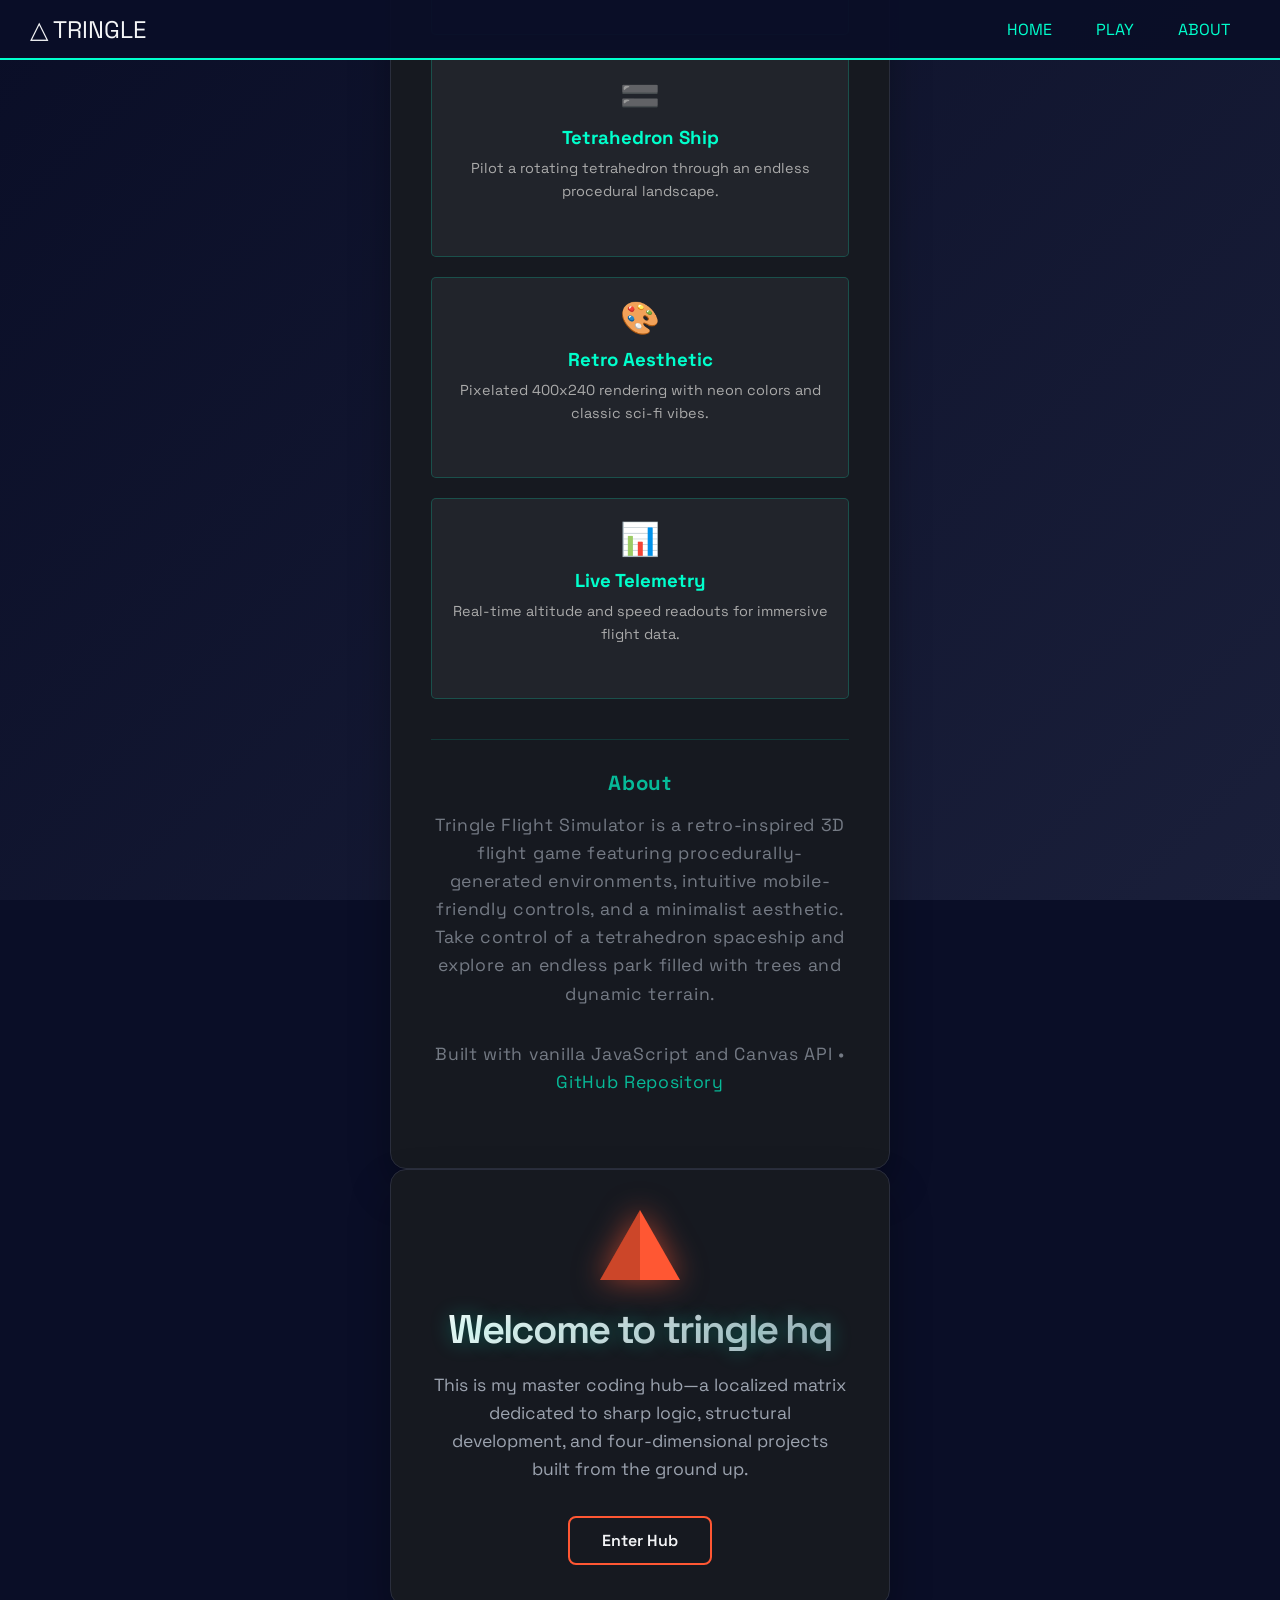
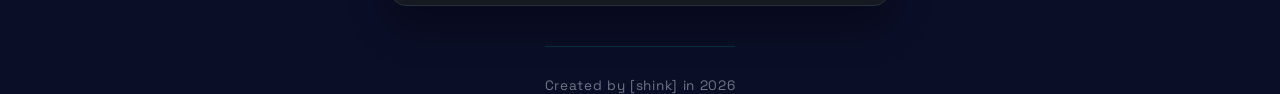
<file: index.html>
<!DOCTYPE html>
<html lang="en">
<head>
    <meta charset="UTF-8">
    <meta name="viewport" content="width=device-width, initial-scale=1.0">
    <title>Tringle Flight Simulator | Retro 3D Flight Game</title>
    <link rel="stylesheet" href="css/style.css">
</head>
<body class="landing">
    <nav>
        <div class="logo">△ TRINGLE</div>
        <div>
            <a href="#home">HOME</a>
            <a href="pages/game.html">PLAY</a>
            <a href="#about">ABOUT</a>
        </div>
    </nav>

    <div class="container">
        <div class="logo">🛸</div>
        <h1>TRINGLE FLIGHT SIMULATOR</h1>
        <p class="subtitle">
            Experience retro 3D flight through a procedurally-generated park.<br>
            Control your tetrahedron ship with intuitive controls and chase the horizon.
        </p>

        <div>
            <a href="pages/game.html" class="cta-button">LAUNCH SIMULATOR</a>
            <a href="#about" class="cta-button secondary">LEARN MORE</a>
        </div>

        <div class="features">
            <div class="feature">
                <div class="feature-icon">🎮</div>
                <h3>Intuitive Controls</h3>
                <p>Joystick for steering, throttle slider for speed. Works on mobile and desktop.</p>
            </div>
            <div class="feature">
                <div class="feature-icon">🟰</div>
                <h3>Tetrahedron Ship</h3>
                <p>Pilot a rotating tetrahedron through an endless procedural landscape.</p>
            </div>
            <div class="feature">
                <div class="feature-icon">🎨</div>
                <h3>Retro Aesthetic</h3>
                <p>Pixelated 400x240 rendering with neon colors and classic sci-fi vibes.</p>
            </div>
            <div class="feature">
                <div class="feature-icon">📊</div>
                <h3>Live Telemetry</h3>
                <p>Real-time altitude and speed readouts for immersive flight data.</p>
            </div>
        </div>

        <footer id="about">
            <h2 style="margin-bottom: 15px; color: #00ffcc;">About</h2>
            <p>
                Tringle Flight Simulator is a retro-inspired 3D flight game featuring procedurally-generated environments,
                intuitive mobile-friendly controls, and a minimalist aesthetic. Take control of a tetrahedron spaceship
                and explore an endless park filled with trees and dynamic terrain.
            </p>
            <p style="margin-top: 15px;">
                Built with vanilla JavaScript and Canvas API • <a href="https://github.com/shinkassasink-stack/Tringle-flight-sim" target="_blank">GitHub Repository</a>
            </p>
        </footer>
    </div>
</body>
</html><!DOCTYPE html>
<html lang="en">
<head>
    <meta charset="UTF-8">
    <meta name="viewport" content="width=device-width, initial-scale=1.0">
    <title>tringle hq</title>
    <link rel="preconnect" href="https://fonts.googleapis.com">
    <link rel="preconnect" href="https://fonts.gstatic.com" crossorigin>
    <link href="https://fonts.googleapis.com/css2?family=Space+Grotesk:wght@400;600&display=swap" rel="stylesheet">
    
    <style>
        :root {
            --bg-color: #0d0e12;
            --container-bg: #161920;
            --accent-color: #ff5733; /* Neon/Geometric orange */
            --text-main: #f3f4f6;
            --text-muted: #9ca3af;
            --border-color: #2a2e3d;
        }

        * {
            box-sizing: border-box;
            margin: 0;
            padding: 0;
        }

        body {
            background-color: var(--bg-color);
            color: var(--text-main);
            font-family: 'Space Grotesk', sans-serif;
            display: flex;
            flex-direction: column;
            min-height: 100vh;
            justify-content: center;
            align-items: center;
            padding: 20px;
            overflow-x: hidden;
            position: relative;
        }

        /* Subtle geometric background accent */
        body::before {
            content: "";
            position: absolute;
            width: 300px;
            height: 300px;
            background: radial-gradient(circle, rgba(255, 87, 51, 0.15) 0%, rgba(0,0,0,0) 70%);
            top: 15%;
            left: 20%;
            z-index: -1;
        }

        .container {
            background-color: var(--container-bg);
            border: 1px solid var(--border-color);
            border-radius: 16px;
            padding: 40px;
            max-width: 500px;
            width: 100%;
            text-align: center;
            box-shadow: 0 20px 40px rgba(0, 0, 0, 0.3);
            backdrop-filter: blur(10px);
            transition: transform 0.3s ease, box-shadow 0.3s ease;
        }

        .container:hover {
            transform: translateY(-5px);
            box-shadow: 0 25px 50px rgba(255, 87, 51, 0.1);
            border-color: rgba(255, 87, 51, 0.3);
        }

        /* Tetrahedron Visual Element */
        .tetrahedron-icon {
            width: 0;
            height: 0;
            border-left: 40px solid transparent;
            border-right: 40px solid transparent;
            border-bottom: 70px solid var(--accent-color);
            margin: 0 auto 24px auto;
            filter: drop-shadow(0 0 15px rgba(255, 87, 51, 0.6));
            position: relative;
        }
        
        /* Simulating 3D facet of a tetrahedron */
        .tetrahedron-icon::after {
            content: "";
            position: absolute;
            top: 0;
            left: -40px;
            width: 0;
            height: 0;
            border-left: 40px solid transparent;
            border-right: 0px solid transparent;
            border-bottom: 70px solid rgba(0, 0, 0, 0.2);
        }

        h1 {
            font-size: 2.5rem;
            font-weight: 600;
            margin-bottom: 16px;
            letter-spacing: -0.05em;
            background: linear-gradient(135deg, #ffffff 0%, var(--text-muted) 100%);
            -webkit-background-clip: text;
            -webkit-text-fill-color: transparent;
        }

        p {
            color: var(--text-muted);
            font-size: 1.1rem;
            line-height: 1.6;
            margin-bottom: 32px;
        }

        .btn {
            display: inline-block;
            background-color: transparent;
            color: var(--text-main);
            border: 2px solid var(--accent-color);
            padding: 12px 32px;
            border-radius: 8px;
            font-weight: 600;
            text-decoration: none;
            transition: all 0.2s ease;
            cursor: pointer;
        }

        .btn:hover {
            background-color: var(--accent-color);
            box-shadow: 0 0 20px rgba(255, 87, 51, 0.4);
        }

        footer {
            margin-top: 40px;
            color: var(--text-muted);
            font-size: 0.85rem;
            letter-spacing: 0.05em;
            opacity: 0.7;
        }
    </style>
</head>
<body>

    <main class="container">
        <div class="tetrahedron-icon"></div>
        
        <h1>Welcome to tringle hq</h1>
        <p>This is my master coding hub—a localized matrix dedicated to sharp logic, structural development, and four-dimensional projects built from the ground up.</p>
        
        <a href="#" class="btn">Enter Hub</a>
    </main>

    <footer>
        Created by [shink] in 2026
    </footer>

</body>
</html>
</file>
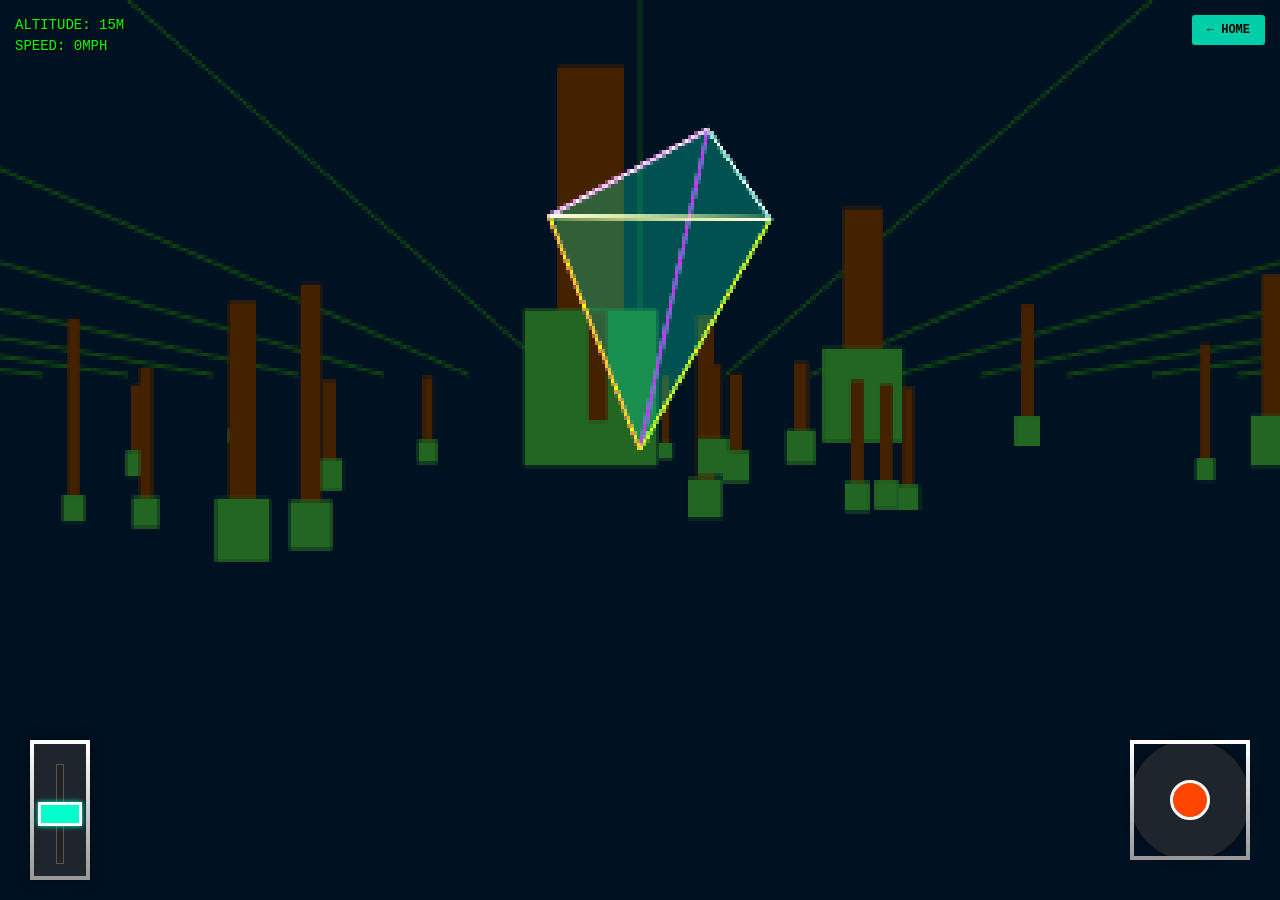
<file: pages/game.html>
<!DOCTYPE html>
<html lang="en">
<head>
    <meta charset="UTF-8">
    <meta name="viewport" content="width=device-width, initial-scale=1.0, maximum-scale=1.0, user-scalable=no">
    <title>Tringle Flight Simulator - Game</title>
    <style>
        * {
            box-sizing: border-box;
            margin: 0;
            padding: 0;
            user-select: none;
            -webkit-user-select: none;
        }
        body, html {
            width: 100%;
            height: 100%;
            overflow: hidden;
            background-color: #111;
            font-family: 'Courier New', Courier, monospace;
        }
        #gameCanvas {
            display: block;
            width: 100vw;
            height: 100vh;
            image-rendering: pixelated;
            image-rendering: crisp-edges;
        }
        /* UI Overlay */
        #ui-container {
            position: absolute;
            bottom: 20px;
            width: 100%;
            display: flex;
            justify-content: space-between;
            padding: 0 30px;
            pointer-events: none;
        }
        .control-zone {
            pointer-events: auto;
            background: rgba(0, 0, 0, 0.4);
            border: 4px solid #fff;
            border-image: -webkit-linear-gradient(top, #fff, #999) 1;
            box-shadow: 0 0 10px rgba(0,0,0,0.5);
        }
        /* Joystick Styles */
        #joystick-boundary {
            width: 120px;
            height: 120px;
            border-radius: 50%;
            position: relative;
            display: flex;
            justify-content: center;
            align-items: center;
            background: rgba(50, 50, 50, 0.6);
        }
        #joystick-stick {
            width: 40px;
            height: 40px;
            background: #ff4500;
            border: 3px solid #fff;
            border-radius: 50%;
            position: absolute;
            cursor: pointer;
        }
        /* Throttle Styles */
        #throttle-container {
            width: 60px;
            height: 140px;
            position: relative;
            background: rgba(50, 50, 50, 0.6);
            display: flex;
            flex-direction: column;
            align-items: center;
            justify-content: space-between;
            padding: 10px 0;
        }
        #throttle-track {
            position: absolute;
            width: 8px;
            height: 100px;
            background: #222;
            border: 1px solid #555;
            top: 20px;
        }
        #throttle-knob {
            position: absolute;
            width: 44px;
            height: 24px;
            background: #00ffcc;
            border: 3px solid #fff;
            top: 58px; /* Centered initially */
            cursor: pointer;
            box-shadow: 0 0 5px #00ffcc;
        }
        #telemetry {
            position: absolute;
            top: 15px;
            left: 15px;
            color: #00ff00;
            font-size: 14px;
            text-shadow: 2px 2px #000;
            line-height: 1.5;
            pointer-events: none;
        }
        #home-button {
            position: absolute;
            top: 15px;
            right: 15px;
            background: rgba(0, 255, 204, 0.8);
            color: #000;
            border: none;
            padding: 8px 15px;
            border-radius: 3px;
            cursor: pointer;
            font-family: 'Courier New', Courier, monospace;
            font-weight: bold;
            font-size: 12px;
            transition: all 0.3s ease;
        }
        #home-button:hover {
            background: rgba(0, 255, 204, 1);
            transform: scale(1.05);
        }
    </style>
</head>
<body>

    <canvas id="gameCanvas"></canvas>

    <button id="home-button" onclick="window.location.href='../index.html'">← HOME</button>

    <div id="telemetry">
        ALTITUDE: <span id="alt-val">0</span>M<br>
        SPEED: <span id="spd-val">0</span>MPH
    </div>

    <div id="ui-container">
        <div id="throttle-container" class="control-zone">
            <div id="throttle-track"></div>
            <div id="throttle-knob"></div>
        </div>

        <div id="joystick-boundary" class="control-zone">
            <div id="joystick-stick"></div>
        </div>
    </div>

    <script>
        const canvas = document.getElementById('gameCanvas');
        const ctx = canvas.getContext('2d');

        // Telemetry elements
        const altVal = document.getElementById('alt-val');
        const spdVal = document.getElementById('spd-val');

        // Game resolution for pixelated feel
        const V_WIDTH = 400;
        const V_HEIGHT = 240;

        function resize() {
            canvas.width = V_WIDTH;
            canvas.height = V_HEIGHT;
            // Keep pixel crisp
            ctx.imageSmoothingEnabled = false;
        }
        window.addEventListener('resize', resize);
        resize();

        // --- GAME STATE ---
        // Camera/Player state
        const player = {
            x: 0,
            y: 15, // Height above ground
            z: -30,
            pitch: 0,
            yaw: 0,
            speed: 0
        };

        // Inputs
        const input = {
            joystickX: 0,  // -1 to 1 (Left / Right)
            joystickY: 0,  // -1 to 1 (Up / Down)
            throttle: 0    // -1 to 1 (Reverse / Forward)
        };

        // Environment: A simple park grid with random blocky trees
        const parkSize = 300;
        const trees = [];
        for(let i=0; i<60; i++) {
            trees.push({
                x: (Math.random() - 0.5) * parkSize,
                z: (Math.random() - 0.5) * parkSize,
                height: 10 + Math.random() * 15,
                radius: 3 + Math.random() * 4
            });
        }

        // 3D Tetrahedron Definition (Centered around its own origin)
        // A tetrahedron has 4 vertices and 4 triangular faces
        const s = 2; // size scale
        const tetraVertices = [
            {x: 0,    y: s,   z: 0},                 // Top
            {x: s,    y: -s,  z: -s},                // Front Right
            {x: -s,   y: -s,  z: -s},                // Front Left
            {x: 0,    y: -s,  z: s}                  // Back
        ];
        const tetraFaces = [
            [0, 1, 2], // Front face
            [0, 2, 3], // Left face
            [0, 3, 1], // Right face
            [1, 3, 2]  // Bottom face
        ];

        // --- CONTROLS LOGIC ---
        
        // Joystick Logic
        const jStick = document.getElementById('joystick-stick');
        const jBounds = document.getElementById('joystick-boundary');
        let jActive = false;
        let jStartPos = {x: 0, y: 0};

        function handleJoystickMove(clientX, clientY) {
            const rect = jBounds.getBoundingClientRect();
            const centerX = rect.left + rect.width / 2;
            const centerY = rect.top + rect.height / 2;
            
            let dx = clientX - centerX;
            let dy = clientY - centerY;
            const maxDist = rect.width / 2 - 20;

            const dist = Math.sqrt(dx*dx + dy*dy);
            if (dist > maxDist) {
                dx = (dx / dist) * maxDist;
                dy = (dy / dist) * maxDist;
            }

            jStick.style.transform = `translate(${dx}px, ${dy}px)`;
            
            // Normalize values to -1 to 1
            input.joystickX = dx / maxDist;
            input.joystickY = dy / maxDist;
        }

        jBounds.addEventListener('touchstart', (e) => { jActive = true; handleJoystickMove(e.touches[0].clientX, e.touches[0].clientY); });
        window.addEventListener('touchmove', (e) => { if(jActive) handleJoystickMove(e.touches[0].clientX, e.touches[0].clientY); }, {passive: false});
        window.addEventListener('touchend', () => { jActive = false; jStick.style.transform = 'translate(0px, 0px)'; input.joystickX = 0; input.joystickY = 0; });

        // Mouse fallbacks for desktop testing
        jBounds.addEventListener('mousedown', (e) => { jActive = true; handleJoystickMove(e.clientX, e.clientY); });
        window.addEventListener('mousemove', (e) => { if(jActive) handleJoystickMove(e.clientX, e.clientY); });
        window.addEventListener('mouseup', () => { jActive = false; jStick.style.transform = 'translate(0px, 0px)'; input.joystickX = 0; input.joystickY = 0; });

        // Throttle Logic
        const tKnob = document.getElementById('throttle-knob');
        const tContainer = document.getElementById('throttle-container');
        let tActive = false;

        function handleThrottleMove(clientY) {
            const rect = tContainer.getBoundingClientRect();
            const trackHeight = 100; 
            const topLimit = 20;
            
            let relativeY = clientY - rect.top - 12; // Adjusted for half knob height
            if(relativeY < topLimit) relativeY = topLimit;
            if(relativeY > topLimit + trackHeight) relativeY = topLimit + trackHeight;

            tKnob.style.top = `${relativeY}px`;

            // Convert to a range of -1 (bottom) to 1 (top)
            const percent = (relativeY - topLimit) / trackHeight; // 0 to 1
            input.throttle = -(percent * 2 - 1); // Flip so top is positive forward
        }

        tContainer.addEventListener('touchstart', (e) => { tActive = true; handleThrottleMove(e.touches[0].clientY); });
        window.addEventListener('touchmove', (e) => { if(tActive) handleThrottleMove(e.touches[0].clientY); });
        window.addEventListener('touchend', () => { tActive = false; });

        tContainer.addEventListener('mousedown', (e) => { tActive = true; handleThrottleMove(e.clientY); });
        window.addEventListener('mousemove', (e) => { if(tActive) handleThrottleMove(e.clientY); });
        window.addEventListener('mouseup', () => { tActive = false; });


        // --- 3D ENGINE MATH ---
        // Simple 3D projection projection setup
        const FOV = 200; 
        const cx = V_WIDTH / 2;
        const cy = V_HEIGHT / 2;

        function project(x, y, z) {
            // Translate relative to camera
            let tx = x - player.x;
            let ty = y - player.y;
            let tz = z - player.z;

            // Rotate around Yaw (Y-axis)
            let cosY = Math.cos(-player.yaw);
            let sinY = Math.sin(-player.yaw);
            let x1 = tx * cosY - tz * sinY;
            let z1 = tx * sinY + tz * cosY;

            // Rotate around Pitch (X-axis)
            let cosP = Math.cos(-player.pitch);
            let sinP = Math.sin(-player.pitch);
            let y2 = ty * cosP - z1 * sinP;
            let z2 = ty * sinP + z1 * cosP;

            // Prevent rendering things behind the camera
            if (z2 <= 0.1) return null; 

            // Project to 2D Screen
            return {
                x: (x1 * FOV) / z2 + cx,
                y: (y2 * FOV) / z2 + cy,
                depth: z2
            };
        }

        // --- GAME LOOP ---
        let lastTime = 0;
        let objectRotation = 0; // Rotate the player's own model slightly for effect

        function updateAndRender(time) {
            let dt = (time - lastTime) / 1000;
            if(!dt) dt = 0;
            lastTime = time;

            // 1. Update Player Physics & Position
            // Joystick handles turning (yaw) and pitching up/down
            player.yaw += input.joystickX * 2 * dt;
            player.pitch -= input.joystickY * 1.5 * dt;
            // Clamp pitch to avoid flipping upside down
            player.pitch = Math.max(-Math.PI/4, Math.min(Math.PI/4, player.pitch));

            // Throttle handles forward/backward speed
            player.speed = input.throttle * 25; // Max speed multiplier

            // Move player along their current orientation vector
            player.x += Math.sin(player.yaw) * player.speed * dt;
            player.z += Math.cos(player.yaw) * player.speed * dt;
            player.y += Math.sin(player.pitch) * player.speed * dt;

            // Keep above ground floor bounds
            if (player.y < 2) player.y = 2; 

            // Update Telemetry UI Text
            altVal.textContent = Math.round(player.y);
            spdVal.textContent = Math.round(Math.abs(player.speed));

            objectRotation += 1 * dt; // Self spin rate

            // 2. Clear Screen (Sky color)
            ctx.fillStyle = '#001122';
            ctx.fillRect(0, 0, V_WIDTH, V_HEIGHT);

            // 3. Draw Horizon / Ground Plane
            // Ground lines or blocks to simulate a park matrix grid
            ctx.strokeStyle = '#114411';
            ctx.lineWidth = 1;
            const gridSize = 20;
            const playerGridX = Math.floor(player.x / gridSize) * gridSize;
            const playerGridZ = Math.floor(player.z / gridSize) * gridSize;

            for(let x = playerGridX - 160; x <= playerGridX + 160; x += gridSize) {
                ctx.beginPath();
                for(let z = playerGridZ - 160; z <= playerGridZ + 160; z += 10) {
                    let p = project(x, 0, z);
                    if(p) {
                        if (z === playerGridZ - 160) ctx.moveTo(p.x, p.y);
                        else ctx.lineTo(p.x, p.y);
                    }
                }
                ctx.stroke();
            }

            // 4. Render Park Trees (Drawn as solid-colored pixel pillars)
            trees.forEach(tree => {
                let base = project(tree.x, 0, tree.z);
                let top = project(tree.x, tree.height, tree.z);

                if(base && top) {
                    let size = (tree.radius * FOV) / base.depth;
                    if (size > 0) {
                        // Trunk / Core
                        ctx.fillStyle = '#442200';
                        ctx.fillRect(top.x - size/4, top.y, size/2, base.y - top.y);
                        // Foliage
                        ctx.fillStyle = '#226622';
                        ctx.fillRect(top.x - size/2, top.y - size/4, size, size);
                    }
                }
            });

            // 5. Render Player's Tetrahedron Ship floating out in front
            // To make it visible to the user like a trailing 3rd-person camera,
            // we place it slightly ahead of the camera matrix view.
            let shipX = player.x + Math.sin(player.yaw) * 12;
            let shipZ = player.z + Math.cos(player.yaw) * 12;
            let shipY = player.y - 2 + Math.sin(player.pitch) * 12;

            // Project and compile the local vertices of the ship transformed into world space
            let projectedVertices = [];
            tetraVertices.forEach(v => {
                // Apply a slight aesthetic self-spin around its Y-axis
                let rx = v.x * Math.cos(objectRotation) - v.z * Math.sin(objectRotation);
                let rz = v.x * Math.sin(objectRotation) + v.z * Math.cos(objectRotation);
                
                // Translate vertex to world position where ship is floating
                let p = project(shipX + rx, shipY + v.y, shipZ + rz);
                projectedVertices.push(p);
            });

            // Draw the structural wireframe faces of the tetrahedron
            ctx.lineWidth = 1;
            const colors = ['#00ffcc', '#ff00ff', '#ffff00', '#ffffff'];
            tetraFaces.forEach((face, idx) => {
                let p1 = projectedVertices[face[0]];
                let p2 = projectedVertices[face[1]];
                let p3 = projectedVertices[face[2]];

                if(p1 && p2 && p3) {
                    ctx.beginPath();
                    ctx.moveTo(p1.x, p1.y);
                    ctx.lineTo(p2.x, p2.y);
                    ctx.lineTo(p3.x, p3.y);
                    ctx.closePath();
                    
                    // Transparent face styling + neon glowing strokes
                    ctx.fillStyle = 'rgba(0, 255, 200, 0.15)';
                    ctx.fill();
                    ctx.strokeStyle = colors[idx];
                    ctx.stroke();
                }
            });

            requestAnimationFrame(updateAndRender);
        }

        // Initialize Loop
        requestAnimationFrame(updateAndRender);

    </script>
</body>
</html>
</file>
<file: css/style.css>
/* Global Styles */
* {
    box-sizing: border-box;
    margin: 0;
    padding: 0;
}

html, body {
    width: 100%;
    height: 100%;
    font-family: 'Courier New', Courier, monospace;
    background-color: #0a0e27;
    color: #fff;
}

/* Landing Page Styles */
body.landing {
    display: flex;
    flex-direction: column;
    align-items: center;
    justify-content: center;
    background: linear-gradient(135deg, #0a0e27 0%, #1a1f3a 100%);
    min-height: 100vh;
    padding: 20px;
}

.container {
    max-width: 800px;
    text-align: center;
    animation: fadeIn 0.6s ease-in;
}

@keyframes fadeIn {
    from { opacity: 0; transform: translateY(-20px); }
    to { opacity: 1; transform: translateY(0); }
}

.logo {
    font-size: 4rem;
    margin-bottom: 20px;
    animation: pulse 2s infinite;
}

@keyframes pulse {
    0%, 100% { opacity: 1; }
    50% { opacity: 0.7; }
}

h1 {
    font-size: 3.5rem;
    margin-bottom: 15px;
    background: linear-gradient(45deg, #00ffcc, #ff00ff);
    -webkit-background-clip: text;
    -webkit-text-fill-color: transparent;
    background-clip: text;
    text-shadow: 0 0 20px rgba(0, 255, 204, 0.3);
}

.subtitle {
    font-size: 1.2rem;
    color: #aaa;
    margin-bottom: 40px;
    line-height: 1.6;
}

.cta-button {
    display: inline-block;
    padding: 15px 40px;
    margin: 10px;
    font-size: 1.1rem;
    font-family: 'Courier New', Courier, monospace;
    background: linear-gradient(45deg, #00ffcc, #00ccff);
    color: #000;
    border: none;
    border-radius: 5px;
    cursor: pointer;
    text-decoration: none;
    transition: all 0.3s ease;
    box-shadow: 0 0 15px rgba(0, 255, 204, 0.4);
    font-weight: bold;
    text-transform: uppercase;
}

.cta-button:hover {
    transform: scale(1.05);
    box-shadow: 0 0 25px rgba(0, 255, 204, 0.6);
}

.cta-button.secondary {
    background: transparent;
    color: #00ffcc;
    border: 2px solid #00ffcc;
}

.cta-button.secondary:hover {
    background: rgba(0, 255, 204, 0.1);
}

.features {
    margin-top: 60px;
    display: grid;
    grid-template-columns: repeat(auto-fit, minmax(200px, 1fr));
    gap: 20px;
    margin-bottom: 40px;
}

.feature {
    padding: 20px;
    background: rgba(255, 255, 255, 0.05);
    border: 1px solid rgba(0, 255, 204, 0.2);
    border-radius: 5px;
    transition: all 0.3s ease;
}

.feature:hover {
    background: rgba(0, 255, 204, 0.1);
    border-color: rgba(0, 255, 204, 0.5);
}

.feature-icon {
    font-size: 2rem;
    margin-bottom: 10px;
}

.feature h3 {
    margin-bottom: 8px;
    color: #00ffcc;
}

.feature p {
    font-size: 0.9rem;
    color: #aaa;
}

/* Navigation */
nav {
    position: fixed;
    top: 0;
    left: 0;
    width: 100%;
    background: rgba(10, 14, 39, 0.95);
    border-bottom: 2px solid #00ffcc;
    display: flex;
    justify-content: space-between;
    align-items: center;
    padding: 0 30px;
    height: 60px;
    z-index: 1000;
}

nav .logo {
    font-size: 1.5rem;
    margin: 0;
    animation: none;
}

nav a {
    color: #00ffcc;
    text-decoration: none;
    margin: 0 20px;
    transition: color 0.3s ease;
}

nav a:hover {
    color: #ff00ff;
}

/* Footer */
footer {
    margin-top: 50px;
    padding-top: 30px;
    border-top: 1px solid rgba(0, 255, 204, 0.2);
    color: #666;
    font-size: 0.9rem;
}

footer a {
    color: #00ffcc;
    text-decoration: none;
}

footer a:hover {
    color: #ff00ff;
}

/* Responsive */
@media (max-width: 600px) {
    h1 {
        font-size: 2rem;
    }

    .logo {
        font-size: 2.5rem;
    }

    .subtitle {
        font-size: 1rem;
    }

    .cta-button {
        padding: 12px 30px;
        font-size: 1rem;
    }

    .features {
        grid-template-columns: 1fr;
    }
}
</file>
